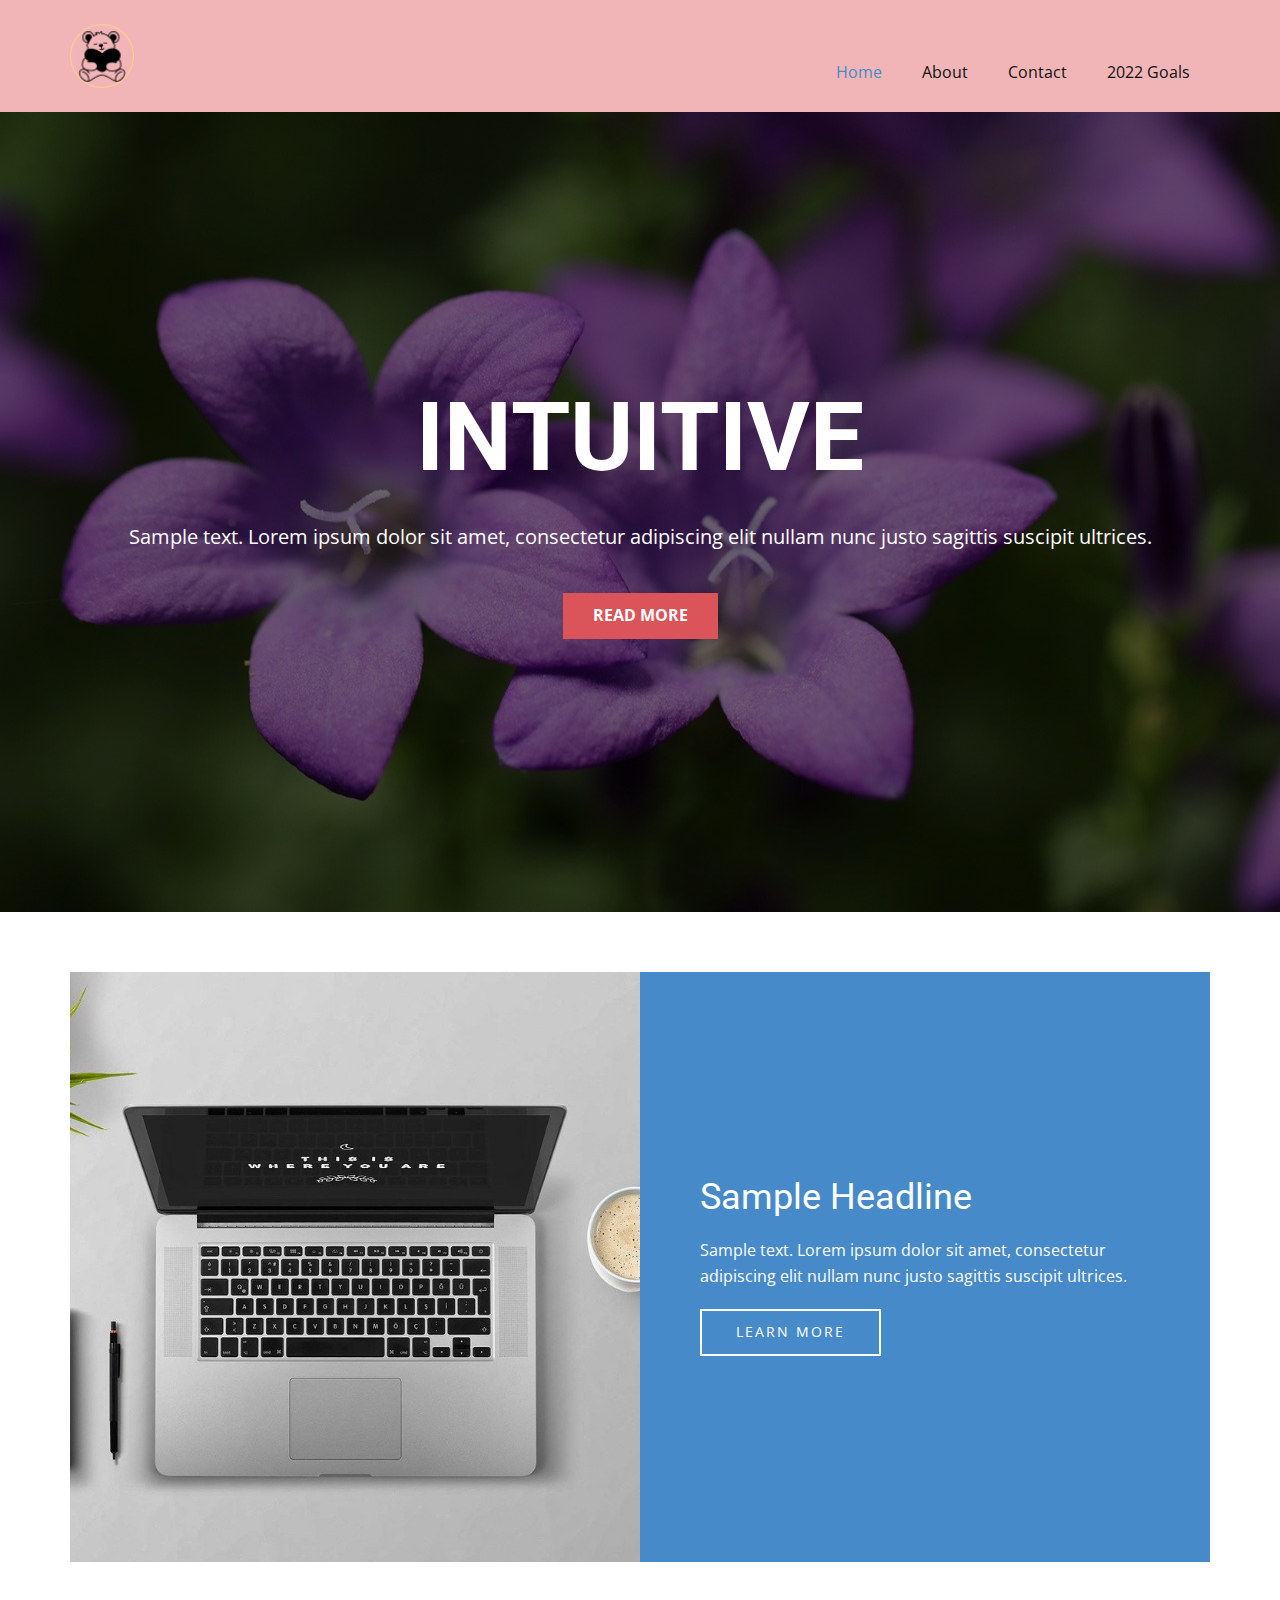
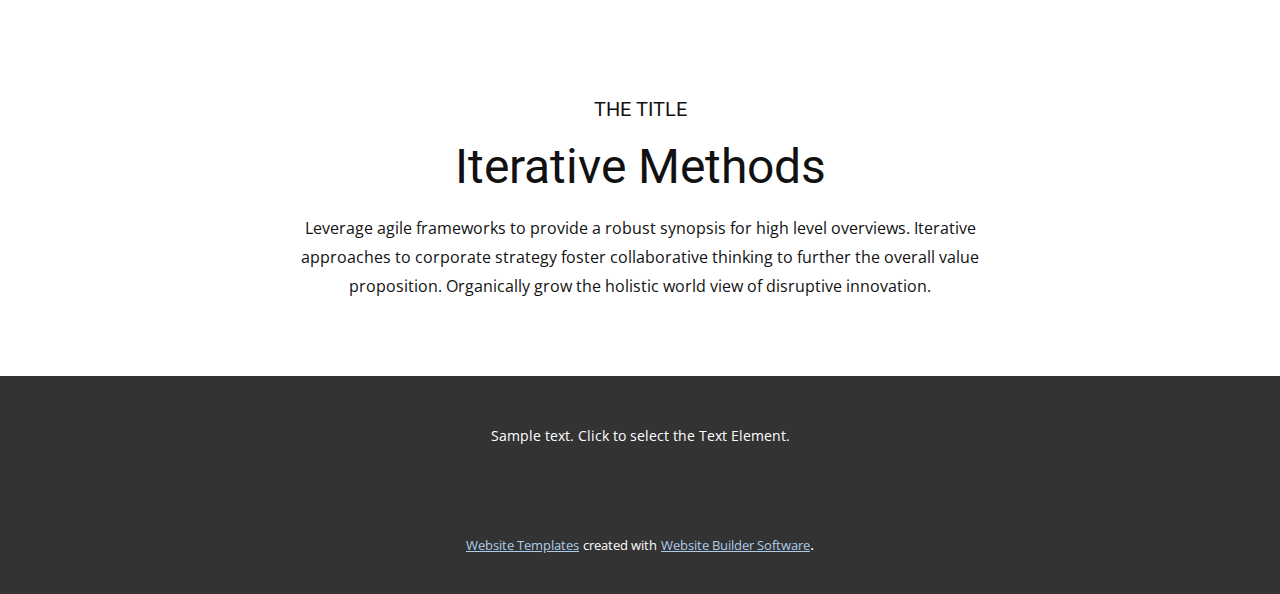
<file: Site1/index.html>
<!DOCTYPE html>
<html style="font-size: 16px;">
  <head>
    <meta name="viewport" content="width=device-width, initial-scale=1.0">
    <meta charset="utf-8">
    <meta name="keywords" content="INTUITIVE, Iterative Methods">
    <meta name="description" content="">
    <title>Home</title>
    <link rel="stylesheet" href="nicepage.css" media="screen">
<link rel="stylesheet" href="Home.css" media="screen">
    <script class="u-script" type="text/javascript" src="jquery.js" defer=""></script>
    <script class="u-script" type="text/javascript" src="nicepage.js" defer=""></script>
    <meta name="generator" content="Nicepage 4.12.5, nicepage.com">
    <link id="u-theme-google-font" rel="stylesheet" href="https://fonts.googleapis.com/css?family=Roboto:100,100i,300,300i,400,400i,500,500i,700,700i,900,900i|Open+Sans:300,300i,400,400i,500,500i,600,600i,700,700i,800,800i">
    
    
    
    
    <script type="application/ld+json">{
		"@context": "http://schema.org",
		"@type": "Organization",
		"name": "",
		"logo": "images/icon.png"
}</script>
    <meta name="theme-color" content="#478ac9">
    <meta property="og:title" content="Home">
    <meta property="og:type" content="website">
  </head>
  <body data-home-page="Home.html" data-home-page-title="Home" class="u-body u-xl-mode"><header class="u-clearfix u-header u-palette-2-light-2 u-header" id="sec-4cf1"><div class="u-clearfix u-sheet u-sheet-1">
        <a href="https://nicepage.com" class="u-image u-logo u-image-1" data-image-width="62" data-image-height="62">
          <img src="images/icon.png" class="u-logo-image u-logo-image-1">
        </a>
        <nav class="u-menu u-menu-dropdown u-offcanvas u-menu-1">
          <div class="menu-collapse" style="font-size: 1rem; letter-spacing: 0px;">
            <a class="u-button-style u-custom-left-right-menu-spacing u-custom-padding-bottom u-custom-top-bottom-menu-spacing u-nav-link u-text-active-palette-1-base u-text-hover-palette-2-base" href="#">
              <svg class="u-svg-link" viewBox="0 0 24 24"><use xmlns:xlink="http://www.w3.org/1999/xlink" xlink:href="#menu-hamburger"></use></svg>
              <svg class="u-svg-content" version="1.1" id="menu-hamburger" viewBox="0 0 16 16" x="0px" y="0px" xmlns:xlink="http://www.w3.org/1999/xlink" xmlns="http://www.w3.org/2000/svg"><g><rect y="1" width="16" height="2"></rect><rect y="7" width="16" height="2"></rect><rect y="13" width="16" height="2"></rect>
</g></svg>
            </a>
          </div>
          <div class="u-custom-menu u-nav-container">
            <ul class="u-nav u-unstyled u-nav-1"><li class="u-nav-item"><a class="u-button-style u-nav-link u-text-active-palette-1-base u-text-hover-palette-2-base" href="Home.html" style="padding: 10px 20px;">Home</a>
</li><li class="u-nav-item"><a class="u-button-style u-nav-link u-text-active-palette-1-base u-text-hover-palette-2-base" href="About.html" style="padding: 10px 20px;">About</a>
</li><li class="u-nav-item"><a class="u-button-style u-nav-link u-text-active-palette-1-base u-text-hover-palette-2-base" href="Contact.html" style="padding: 10px 20px;">Contact</a>
</li><li class="u-nav-item"><a class="u-button-style u-nav-link u-text-active-palette-1-base u-text-hover-palette-2-base" href="2022-Goals.html" style="padding: 10px 20px;">2022 Goals</a>
</li></ul>
          </div>
          <div class="u-custom-menu u-nav-container-collapse">
            <div class="u-black u-container-style u-inner-container-layout u-opacity u-opacity-95 u-sidenav">
              <div class="u-inner-container-layout u-sidenav-overflow">
                <div class="u-menu-close"></div>
                <ul class="u-align-center u-nav u-popupmenu-items u-unstyled u-nav-2"><li class="u-nav-item"><a class="u-button-style u-nav-link" href="Home.html">Home</a>
</li><li class="u-nav-item"><a class="u-button-style u-nav-link" href="About.html">About</a>
</li><li class="u-nav-item"><a class="u-button-style u-nav-link" href="Contact.html">Contact</a>
</li><li class="u-nav-item"><a class="u-button-style u-nav-link" href="2022-Goals.html">2022 Goals</a>
</li></ul>
              </div>
            </div>
            <div class="u-black u-menu-overlay u-opacity u-opacity-70"></div>
          </div>
        </nav>
      </div></header> 
    <section class="u-align-center u-clearfix u-image u-shading u-section-1" src="" data-image-width="1280" data-image-height="853" id="sec-f491">
      <div class="u-clearfix u-sheet u-valign-middle u-sheet-1">
        <h1 class="u-text u-text-default u-title u-text-1">INTUITIVE</h1>
        <p class="u-large-text u-text u-text-default u-text-variant u-text-2">Sample text. Lorem ipsum dolor sit amet, consectetur adipiscing elit nullam nunc justo sagittis suscipit ultrices.</p>
        <a href="#" class="u-btn u-button-style u-palette-2-base u-btn-1">Read More</a>
      </div>
    </section>
    <section class="u-align-center u-clearfix u-section-2" id="sec-7d49">
      <div class="u-clearfix u-sheet u-valign-middle u-sheet-1">
        <div class="u-clearfix u-expanded-width u-gutter-0 u-layout-wrap u-layout-wrap-1">
          <div class="u-layout" style="">
            <div class="u-layout-row" style="">
              <div class="u-align-left u-container-style u-image u-layout-cell u-left-cell u-size-30 u-size-xs-60 u-image-1" src="" data-image-width="1280" data-image-height="769">
                <div class="u-container-layout u-container-layout-1" src=""></div>
              </div>
              <div class="u-align-left u-container-style u-layout-cell u-palette-1-base u-right-cell u-size-30 u-size-xs-60 u-layout-cell-2">
                <div class="u-container-layout u-valign-middle u-container-layout-2">
                  <h2 class="u-text u-text-default u-text-1">Sample Headline</h2>
                  <p class="u-text u-text-2">Sample text. Lorem ipsum dolor sit amet, consectetur adipiscing elit nullam nunc justo sagittis suscipit ultrices.</p>
                  <a href="" class="u-border-2 u-border-white u-btn u-btn-rectangle u-button-style u-none u-btn-1">learn more</a>
                </div>
              </div>
            </div>
          </div>
        </div>
      </div>
    </section>
    <section class="u-align-center u-clearfix u-section-3" id="sec-144e">
      <div class="u-clearfix u-sheet u-valign-middle u-sheet-1">
        <h5 class="u-text u-text-default u-text-1">the title</h5>
        <h1 class="u-text u-text-default u-text-2">Iterative Methods</h1>
        <p class="u-text u-text-3">Leverage agile frameworks to provide a robust synopsis for high level overviews. Iterative approaches to corporate strategy foster collaborative thinking to further the overall value proposition. Organically grow the holistic world view of
                disruptive innovation.</p>
      </div>
    </section>
    
    
    <footer class="u-align-center u-clearfix u-footer u-grey-80 u-footer" id="sec-433d"><div class="u-clearfix u-sheet u-sheet-1">
        <p class="u-small-text u-text u-text-variant u-text-1">Sample text. Click to select the Text Element.</p>
      </div></footer>
    <section class="u-backlink u-clearfix u-grey-80">
      <a class="u-link" href="https://nicepage.com/website-templates" target="_blank">
        <span>Website Templates</span>
      </a>
      <p class="u-text">
        <span>created with</span>
      </p>
      <a class="u-link" href="" target="_blank">
        <span>Website Builder Software</span>
      </a>. 
    </section>
  </body>
</html>
</file>
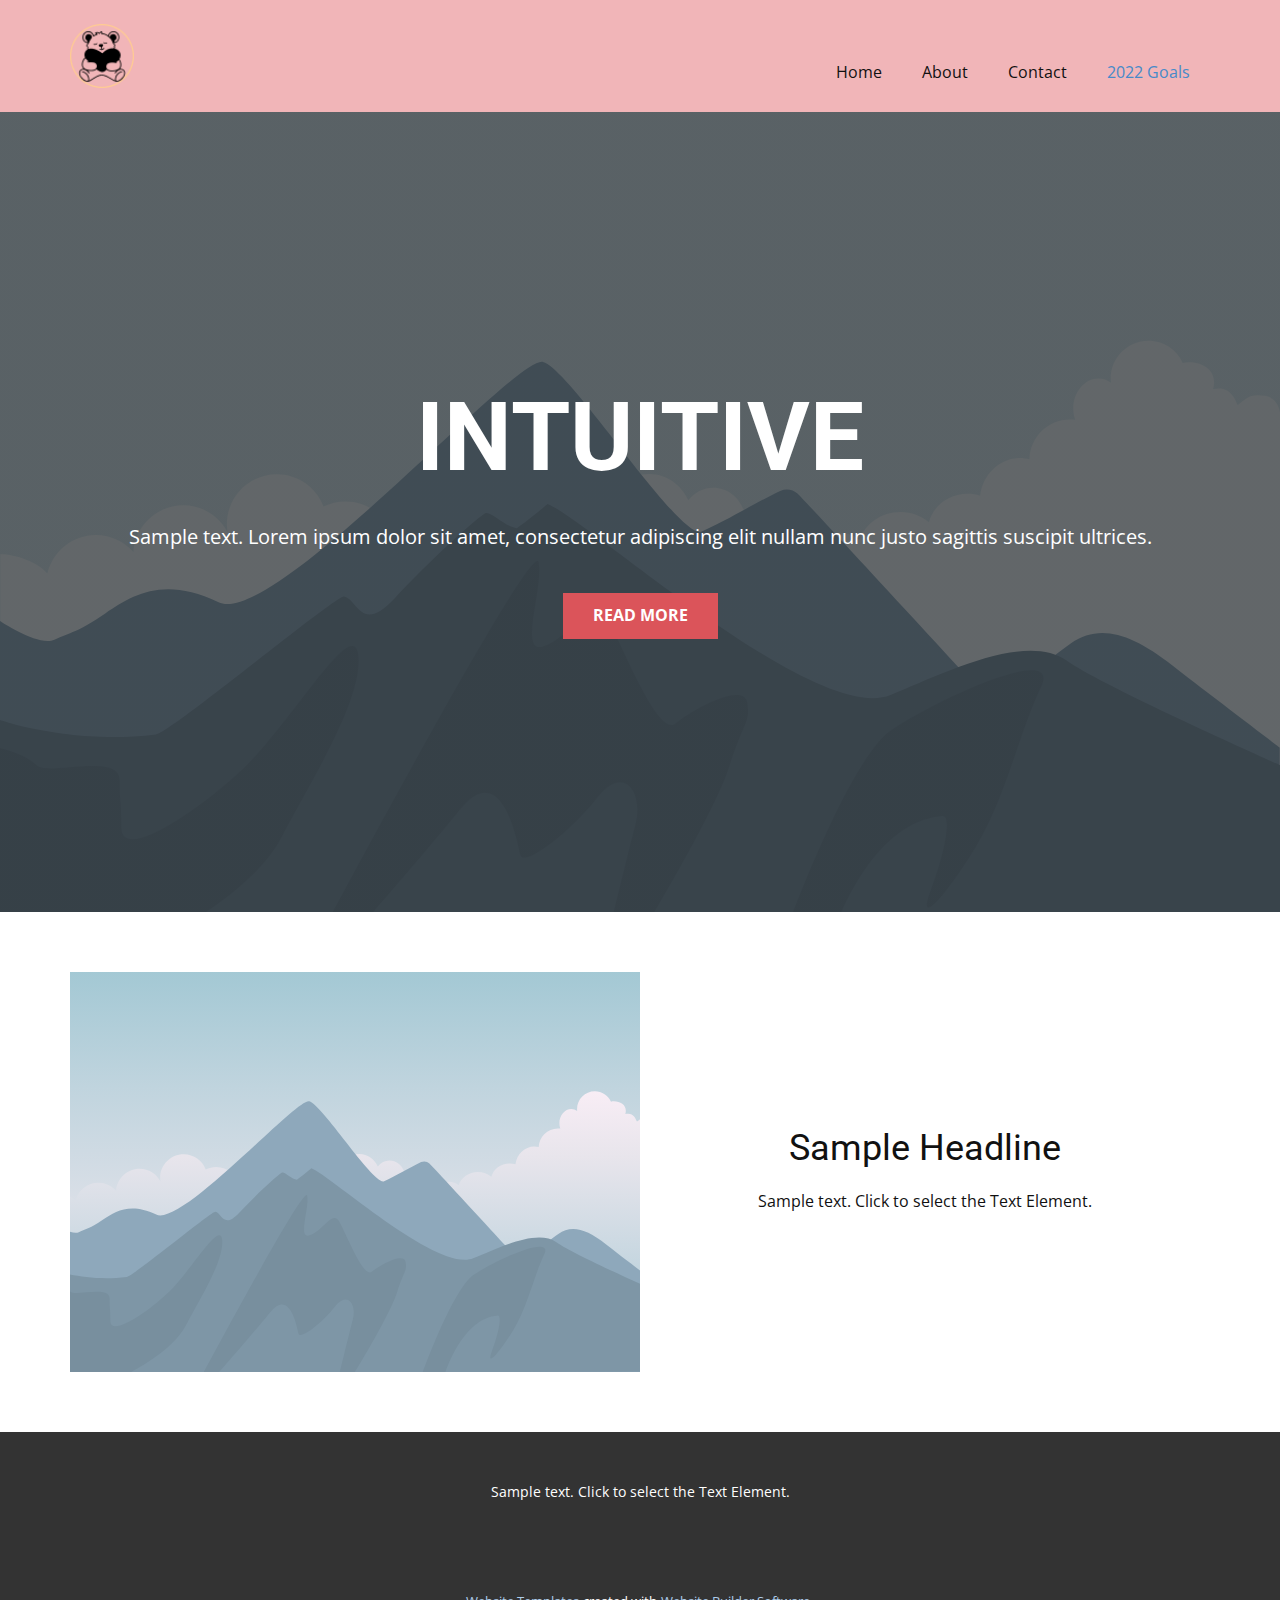
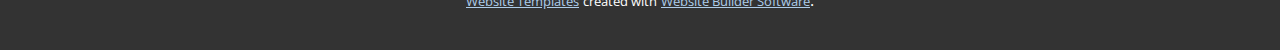
<file: Site1/2022-Goals.html>
<!DOCTYPE html>
<html style="font-size: 16px;">
  <head>
    <meta name="viewport" content="width=device-width, initial-scale=1.0">
    <meta charset="utf-8">
    <meta name="keywords" content="INTUITIVE">
    <meta name="description" content="">
    <title>2022 Goals</title>
    <link rel="stylesheet" href="nicepage.css" media="screen">
<link rel="stylesheet" href="2022-Goals.css" media="screen">
    <script class="u-script" type="text/javascript" src="jquery.js" defer=""></script>
    <script class="u-script" type="text/javascript" src="nicepage.js" defer=""></script>
    <meta name="generator" content="Nicepage 4.12.5, nicepage.com">
    <link id="u-theme-google-font" rel="stylesheet" href="https://fonts.googleapis.com/css?family=Roboto:100,100i,300,300i,400,400i,500,500i,700,700i,900,900i|Open+Sans:300,300i,400,400i,500,500i,600,600i,700,700i,800,800i">
    
    
    
    <script type="application/ld+json">{
		"@context": "http://schema.org",
		"@type": "Organization",
		"name": "",
		"logo": "images/icon.png"
}</script>
    <meta name="theme-color" content="#478ac9">
    <meta property="og:title" content="2022 Goals">
    <meta property="og:type" content="website">
  </head>
  <body class="u-body u-xl-mode"><header class="u-clearfix u-header u-palette-2-light-2 u-header" id="sec-4cf1"><div class="u-clearfix u-sheet u-sheet-1">
        <a href="https://nicepage.com" class="u-image u-logo u-image-1" data-image-width="62" data-image-height="62">
          <img src="images/icon.png" class="u-logo-image u-logo-image-1">
        </a>
        <nav class="u-menu u-menu-dropdown u-offcanvas u-menu-1">
          <div class="menu-collapse" style="font-size: 1rem; letter-spacing: 0px;">
            <a class="u-button-style u-custom-left-right-menu-spacing u-custom-padding-bottom u-custom-top-bottom-menu-spacing u-nav-link u-text-active-palette-1-base u-text-hover-palette-2-base" href="#">
              <svg class="u-svg-link" viewBox="0 0 24 24"><use xmlns:xlink="http://www.w3.org/1999/xlink" xlink:href="#menu-hamburger"></use></svg>
              <svg class="u-svg-content" version="1.1" id="menu-hamburger" viewBox="0 0 16 16" x="0px" y="0px" xmlns:xlink="http://www.w3.org/1999/xlink" xmlns="http://www.w3.org/2000/svg"><g><rect y="1" width="16" height="2"></rect><rect y="7" width="16" height="2"></rect><rect y="13" width="16" height="2"></rect>
</g></svg>
            </a>
          </div>
          <div class="u-custom-menu u-nav-container">
            <ul class="u-nav u-unstyled u-nav-1"><li class="u-nav-item"><a class="u-button-style u-nav-link u-text-active-palette-1-base u-text-hover-palette-2-base" href="Home.html" style="padding: 10px 20px;">Home</a>
</li><li class="u-nav-item"><a class="u-button-style u-nav-link u-text-active-palette-1-base u-text-hover-palette-2-base" href="About.html" style="padding: 10px 20px;">About</a>
</li><li class="u-nav-item"><a class="u-button-style u-nav-link u-text-active-palette-1-base u-text-hover-palette-2-base" href="Contact.html" style="padding: 10px 20px;">Contact</a>
</li><li class="u-nav-item"><a class="u-button-style u-nav-link u-text-active-palette-1-base u-text-hover-palette-2-base" href="2022-Goals.html" style="padding: 10px 20px;">2022 Goals</a>
</li></ul>
          </div>
          <div class="u-custom-menu u-nav-container-collapse">
            <div class="u-black u-container-style u-inner-container-layout u-opacity u-opacity-95 u-sidenav">
              <div class="u-inner-container-layout u-sidenav-overflow">
                <div class="u-menu-close"></div>
                <ul class="u-align-center u-nav u-popupmenu-items u-unstyled u-nav-2"><li class="u-nav-item"><a class="u-button-style u-nav-link" href="Home.html">Home</a>
</li><li class="u-nav-item"><a class="u-button-style u-nav-link" href="About.html">About</a>
</li><li class="u-nav-item"><a class="u-button-style u-nav-link" href="Contact.html">Contact</a>
</li><li class="u-nav-item"><a class="u-button-style u-nav-link" href="2022-Goals.html">2022 Goals</a>
</li></ul>
              </div>
            </div>
            <div class="u-black u-menu-overlay u-opacity u-opacity-70"></div>
          </div>
        </nav>
      </div></header>
    <section class="u-align-center u-clearfix u-image u-shading u-section-1" src="" data-image-width="256" data-image-height="256" id="sec-3167">
      <div class="u-clearfix u-sheet u-valign-middle u-sheet-1">
        <h1 class="u-text u-text-default u-title u-text-1">INTUITIVE</h1>
        <p class="u-large-text u-text u-text-default u-text-variant u-text-2">Sample text. Lorem ipsum dolor sit amet, consectetur adipiscing elit nullam nunc justo sagittis suscipit ultrices.</p>
        <a href="#" class="u-btn u-button-style u-palette-2-base u-btn-1">Read More</a>
      </div>
    </section>
    <section class="u-clearfix u-section-2" id="sec-6daf">
      <div class="u-clearfix u-sheet u-sheet-1">
        <div class="u-clearfix u-expanded-width u-layout-wrap u-layout-wrap-1">
          <div class="u-layout">
            <div class="u-layout-row">
              <div class="u-container-style u-image u-layout-cell u-size-30 u-image-1" data-image-width="400" data-image-height="265">
                <div class="u-container-layout u-container-layout-1"></div>
              </div>
              <div class="u-align-center u-container-style u-layout-cell u-size-30 u-layout-cell-2">
                <div class="u-container-layout u-valign-middle u-container-layout-2">
                  <h2 class="u-text u-text-default u-text-1">Sample Headline</h2>
                  <p class="u-text u-text-default u-text-2">Sample text. Click to select the Text Element.</p>
                </div>
              </div>
            </div>
          </div>
        </div>
      </div>
    </section>
    
    
    <footer class="u-align-center u-clearfix u-footer u-grey-80 u-footer" id="sec-433d"><div class="u-clearfix u-sheet u-sheet-1">
        <p class="u-small-text u-text u-text-variant u-text-1">Sample text. Click to select the Text Element.</p>
      </div></footer>
    <section class="u-backlink u-clearfix u-grey-80">
      <a class="u-link" href="https://nicepage.com/website-templates" target="_blank">
        <span>Website Templates</span>
      </a>
      <p class="u-text">
        <span>created with</span>
      </p>
      <a class="u-link" href="" target="_blank">
        <span>Website Builder Software</span>
      </a>. 
    </section>
  </body>
</html>
</file>
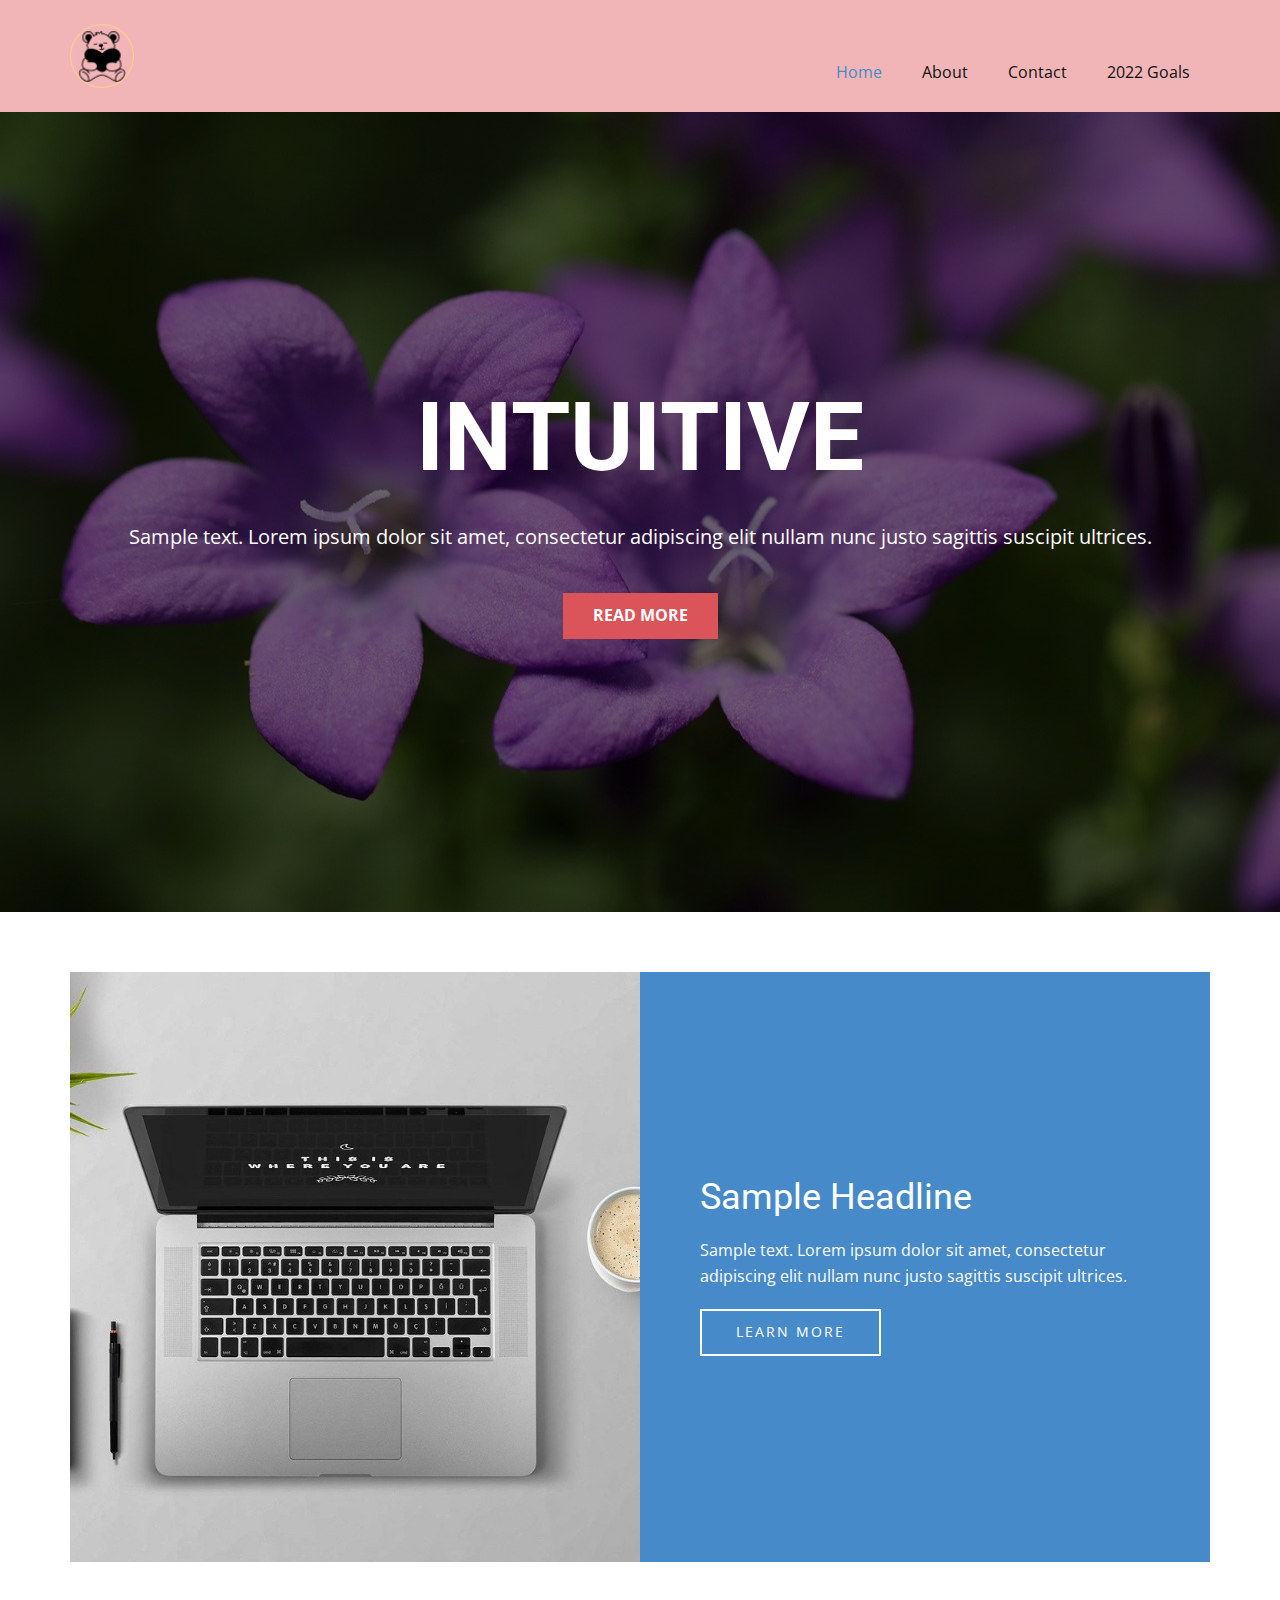
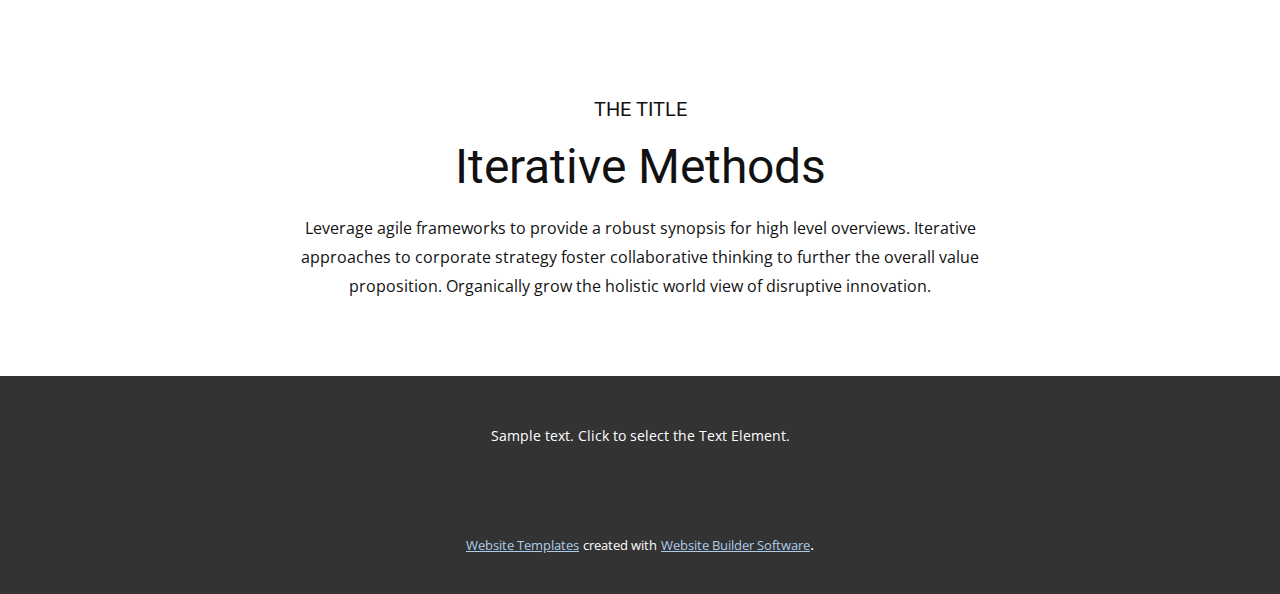
<file: Site1/Home.html>
<!DOCTYPE html>
<html style="font-size: 16px;">
  <head>
    <meta name="viewport" content="width=device-width, initial-scale=1.0">
    <meta charset="utf-8">
    <meta name="keywords" content="INTUITIVE, Iterative Methods">
    <meta name="description" content="">
    <title>Home</title>
    <link rel="stylesheet" href="nicepage.css" media="screen">
<link rel="stylesheet" href="Home.css" media="screen">
    <script class="u-script" type="text/javascript" src="jquery.js" defer=""></script>
    <script class="u-script" type="text/javascript" src="nicepage.js" defer=""></script>
    <meta name="generator" content="Nicepage 4.12.5, nicepage.com">
    <link id="u-theme-google-font" rel="stylesheet" href="https://fonts.googleapis.com/css?family=Roboto:100,100i,300,300i,400,400i,500,500i,700,700i,900,900i|Open+Sans:300,300i,400,400i,500,500i,600,600i,700,700i,800,800i">
    
    
    
    
    <script type="application/ld+json">{
		"@context": "http://schema.org",
		"@type": "Organization",
		"name": "",
		"logo": "images/icon.png"
}</script>
    <meta name="theme-color" content="#478ac9">
    <meta property="og:title" content="Home">
    <meta property="og:type" content="website">
  </head>
  <body class="u-body u-xl-mode"><header class="u-clearfix u-header u-palette-2-light-2 u-header" id="sec-4cf1"><div class="u-clearfix u-sheet u-sheet-1">
        <a href="https://nicepage.com" class="u-image u-logo u-image-1" data-image-width="62" data-image-height="62">
          <img src="images/icon.png" class="u-logo-image u-logo-image-1">
        </a>
        <nav class="u-menu u-menu-dropdown u-offcanvas u-menu-1">
          <div class="menu-collapse" style="font-size: 1rem; letter-spacing: 0px;">
            <a class="u-button-style u-custom-left-right-menu-spacing u-custom-padding-bottom u-custom-top-bottom-menu-spacing u-nav-link u-text-active-palette-1-base u-text-hover-palette-2-base" href="#">
              <svg class="u-svg-link" viewBox="0 0 24 24"><use xmlns:xlink="http://www.w3.org/1999/xlink" xlink:href="#menu-hamburger"></use></svg>
              <svg class="u-svg-content" version="1.1" id="menu-hamburger" viewBox="0 0 16 16" x="0px" y="0px" xmlns:xlink="http://www.w3.org/1999/xlink" xmlns="http://www.w3.org/2000/svg"><g><rect y="1" width="16" height="2"></rect><rect y="7" width="16" height="2"></rect><rect y="13" width="16" height="2"></rect>
</g></svg>
            </a>
          </div>
          <div class="u-custom-menu u-nav-container">
            <ul class="u-nav u-unstyled u-nav-1"><li class="u-nav-item"><a class="u-button-style u-nav-link u-text-active-palette-1-base u-text-hover-palette-2-base" href="Home.html" style="padding: 10px 20px;">Home</a>
</li><li class="u-nav-item"><a class="u-button-style u-nav-link u-text-active-palette-1-base u-text-hover-palette-2-base" href="About.html" style="padding: 10px 20px;">About</a>
</li><li class="u-nav-item"><a class="u-button-style u-nav-link u-text-active-palette-1-base u-text-hover-palette-2-base" href="Contact.html" style="padding: 10px 20px;">Contact</a>
</li><li class="u-nav-item"><a class="u-button-style u-nav-link u-text-active-palette-1-base u-text-hover-palette-2-base" href="2022-Goals.html" style="padding: 10px 20px;">2022 Goals</a>
</li></ul>
          </div>
          <div class="u-custom-menu u-nav-container-collapse">
            <div class="u-black u-container-style u-inner-container-layout u-opacity u-opacity-95 u-sidenav">
              <div class="u-inner-container-layout u-sidenav-overflow">
                <div class="u-menu-close"></div>
                <ul class="u-align-center u-nav u-popupmenu-items u-unstyled u-nav-2"><li class="u-nav-item"><a class="u-button-style u-nav-link" href="Home.html">Home</a>
</li><li class="u-nav-item"><a class="u-button-style u-nav-link" href="About.html">About</a>
</li><li class="u-nav-item"><a class="u-button-style u-nav-link" href="Contact.html">Contact</a>
</li><li class="u-nav-item"><a class="u-button-style u-nav-link" href="2022-Goals.html">2022 Goals</a>
</li></ul>
              </div>
            </div>
            <div class="u-black u-menu-overlay u-opacity u-opacity-70"></div>
          </div>
        </nav>
      </div></header> 
    <section class="u-align-center u-clearfix u-image u-shading u-section-1" src="" data-image-width="1280" data-image-height="853" id="sec-f491">
      <div class="u-clearfix u-sheet u-valign-middle u-sheet-1">
        <h1 class="u-text u-text-default u-title u-text-1">INTUITIVE</h1>
        <p class="u-large-text u-text u-text-default u-text-variant u-text-2">Sample text. Lorem ipsum dolor sit amet, consectetur adipiscing elit nullam nunc justo sagittis suscipit ultrices.</p>
        <a href="#" class="u-btn u-button-style u-palette-2-base u-btn-1">Read More</a>
      </div>
    </section>
    <section class="u-align-center u-clearfix u-section-2" id="sec-7d49">
      <div class="u-clearfix u-sheet u-valign-middle u-sheet-1">
        <div class="u-clearfix u-expanded-width u-gutter-0 u-layout-wrap u-layout-wrap-1">
          <div class="u-layout" style="">
            <div class="u-layout-row" style="">
              <div class="u-align-left u-container-style u-image u-layout-cell u-left-cell u-size-30 u-size-xs-60 u-image-1" src="" data-image-width="1280" data-image-height="769">
                <div class="u-container-layout u-container-layout-1" src=""></div>
              </div>
              <div class="u-align-left u-container-style u-layout-cell u-palette-1-base u-right-cell u-size-30 u-size-xs-60 u-layout-cell-2">
                <div class="u-container-layout u-valign-middle u-container-layout-2">
                  <h2 class="u-text u-text-default u-text-1">Sample Headline</h2>
                  <p class="u-text u-text-2">Sample text. Lorem ipsum dolor sit amet, consectetur adipiscing elit nullam nunc justo sagittis suscipit ultrices.</p>
                  <a href="" class="u-border-2 u-border-white u-btn u-btn-rectangle u-button-style u-none u-btn-1">learn more</a>
                </div>
              </div>
            </div>
          </div>
        </div>
      </div>
    </section>
    <section class="u-align-center u-clearfix u-section-3" id="sec-144e">
      <div class="u-clearfix u-sheet u-valign-middle u-sheet-1">
        <h5 class="u-text u-text-default u-text-1">the title</h5>
        <h1 class="u-text u-text-default u-text-2">Iterative Methods</h1>
        <p class="u-text u-text-3">Leverage agile frameworks to provide a robust synopsis for high level overviews. Iterative approaches to corporate strategy foster collaborative thinking to further the overall value proposition. Organically grow the holistic world view of
                disruptive innovation.</p>
      </div>
    </section>
    
    
    <footer class="u-align-center u-clearfix u-footer u-grey-80 u-footer" id="sec-433d"><div class="u-clearfix u-sheet u-sheet-1">
        <p class="u-small-text u-text u-text-variant u-text-1">Sample text. Click to select the Text Element.</p>
      </div></footer>
    <section class="u-backlink u-clearfix u-grey-80">
      <a class="u-link" href="https://nicepage.com/website-templates" target="_blank">
        <span>Website Templates</span>
      </a>
      <p class="u-text">
        <span>created with</span>
      </p>
      <a class="u-link" href="" target="_blank">
        <span>Website Builder Software</span>
      </a>. 
    </section>
  </body>
</html>
</file>
